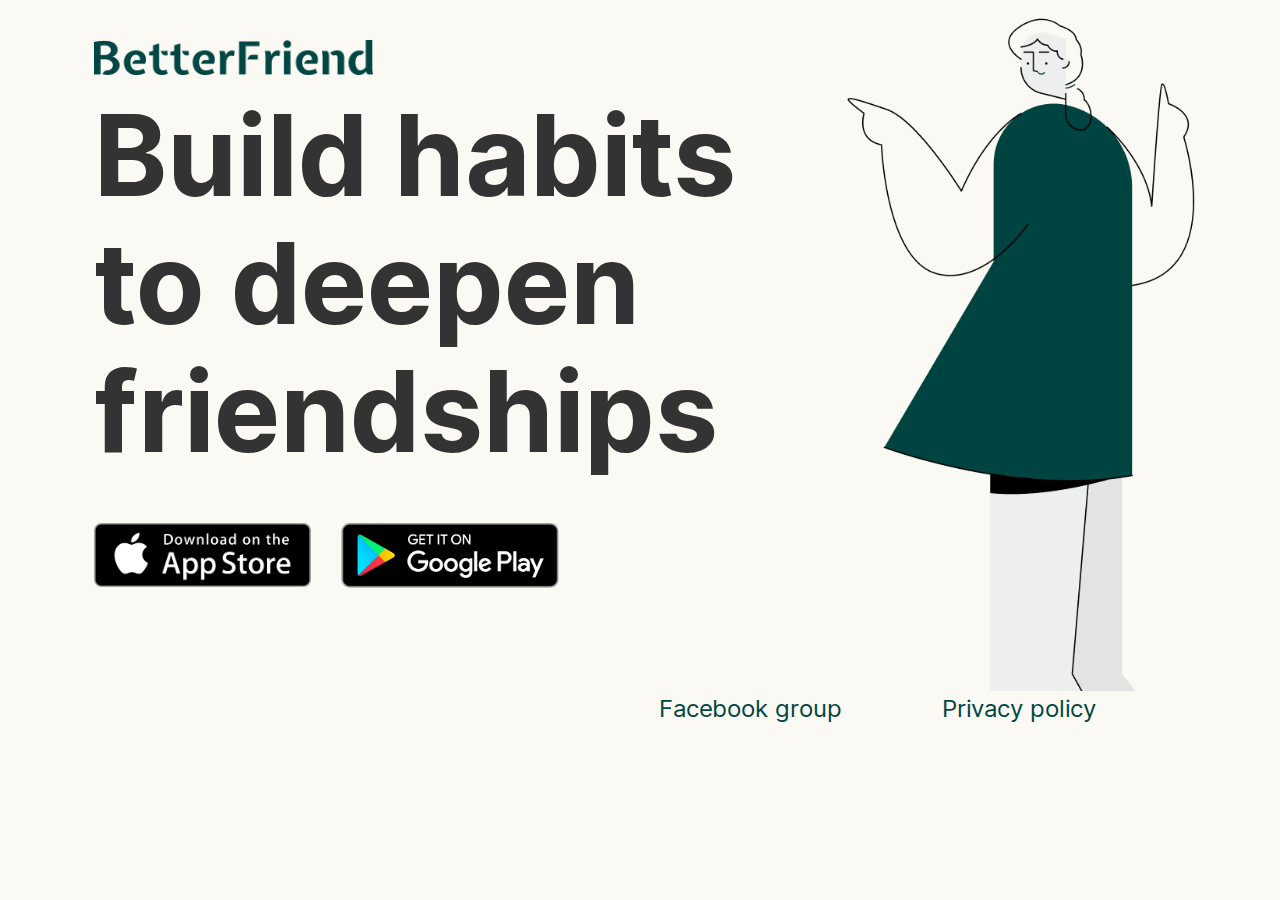
<file: index.html>
<!doctype html>
<html lang="en">

<head>
    <meta charset="utf-8">
    <link rel="icon" href="./images/favicon.ico">

    <title>BetterFriend</title>

    <script src="https://code.jquery.com/jquery-3.2.1.slim.min.js" integrity="sha384-KJ3o2DKtIkvYIK3UENzmM7KCkRr/rE9/Qpg6aAZGJwFDMVNA/GpGFF93hXpG5KkN" crossorigin="anonymous"></script>
    <script src="https://cdnjs.cloudflare.com/ajax/libs/popper.js/1.12.9/umd/popper.min.js" integrity="sha384-ApNbgh9B+Y1QKtv3Rn7W3mgPxhU9K/ScQsAP7hUibX39j7fakFPskvXusvfa0b4Q" crossorigin="anonymous"></script>
    <link rel="stylesheet" href="https://maxcdn.bootstrapcdn.com/bootstrap/4.0.0/css/bootstrap.min.css" integrity="sha384-Gn5384xqQ1aoWXA+058RXPxPg6fy4IWvTNh0E263XmFcJlSAwiGgFAW/dAiS6JXm" crossorigin="anonymous">
    <script src="https://maxcdn.bootstrapcdn.com/bootstrap/4.0.0/js/bootstrap.min.js" integrity="sha384-JZR6Spejh4U02d8jOt6vLEHfe/JQGiRRSQQxSfFWpi1MquVdAyjUar5+76PVCmYl" crossorigin="anonymous"></script>

    <!-- Custom styles for this template -->
    <link href="./fonts/inter.css" rel="stylesheet">
    <link href="./styles/styles.css" rel="stylesheet">

    <meta name="viewport" content="width=device-width, initial-scale=1, shrink-to-fit=no">
</head>

<body>
    <div class="container">
        <div class="row">
            <div class="col-sm-8 p-4">
                <div class="row mb-3 mt-3">
                    <div class="col-6 col-sm-5">
                        <img src="./images/logo.png" class="img-fluid">
                    </div>
                </div>
                <div class="slogan-text mb-5">Build habits<br>to deepen<br>friendships</div>
                <div class="row">
                    <div class="col-5 col-sm-4">
                        <a href="https://apps.apple.com/us/app/id1516114799"><img src="./images/app-store-badge.png" class="img-fluid"></a>
                    </div>
                    <div class="col-5 col-sm-4">
                        <a href="https://play.google.com/store/apps/details?id=com.betterfriend.betterfriend"><img src="./images/google-play-store-badge.png" class="img-fluid"></a>
                    </div>
                </div>
            </div>
            <div class="col-sm-4 float-right">
                <img src="./images/woman.png" class="img-fluid d-none d-sm-block mt-3">
            </div>
        </div>
        <div class="row pl-2">
            <div class="col-sm-6"></div>
            <div class="col-sm-3 footer-link-text">
                <a href="https://www.facebook.com/groups/betterfriendchallenges" class="footer-link-text">Facebook group</a>
            </div>
            <div class="col-sm-3">
                <a href="./privacy-policy.html" class="footer-link-text">Privacy policy</a>
            </div>
        </div>
    </div>
</body>

</html>
</file>
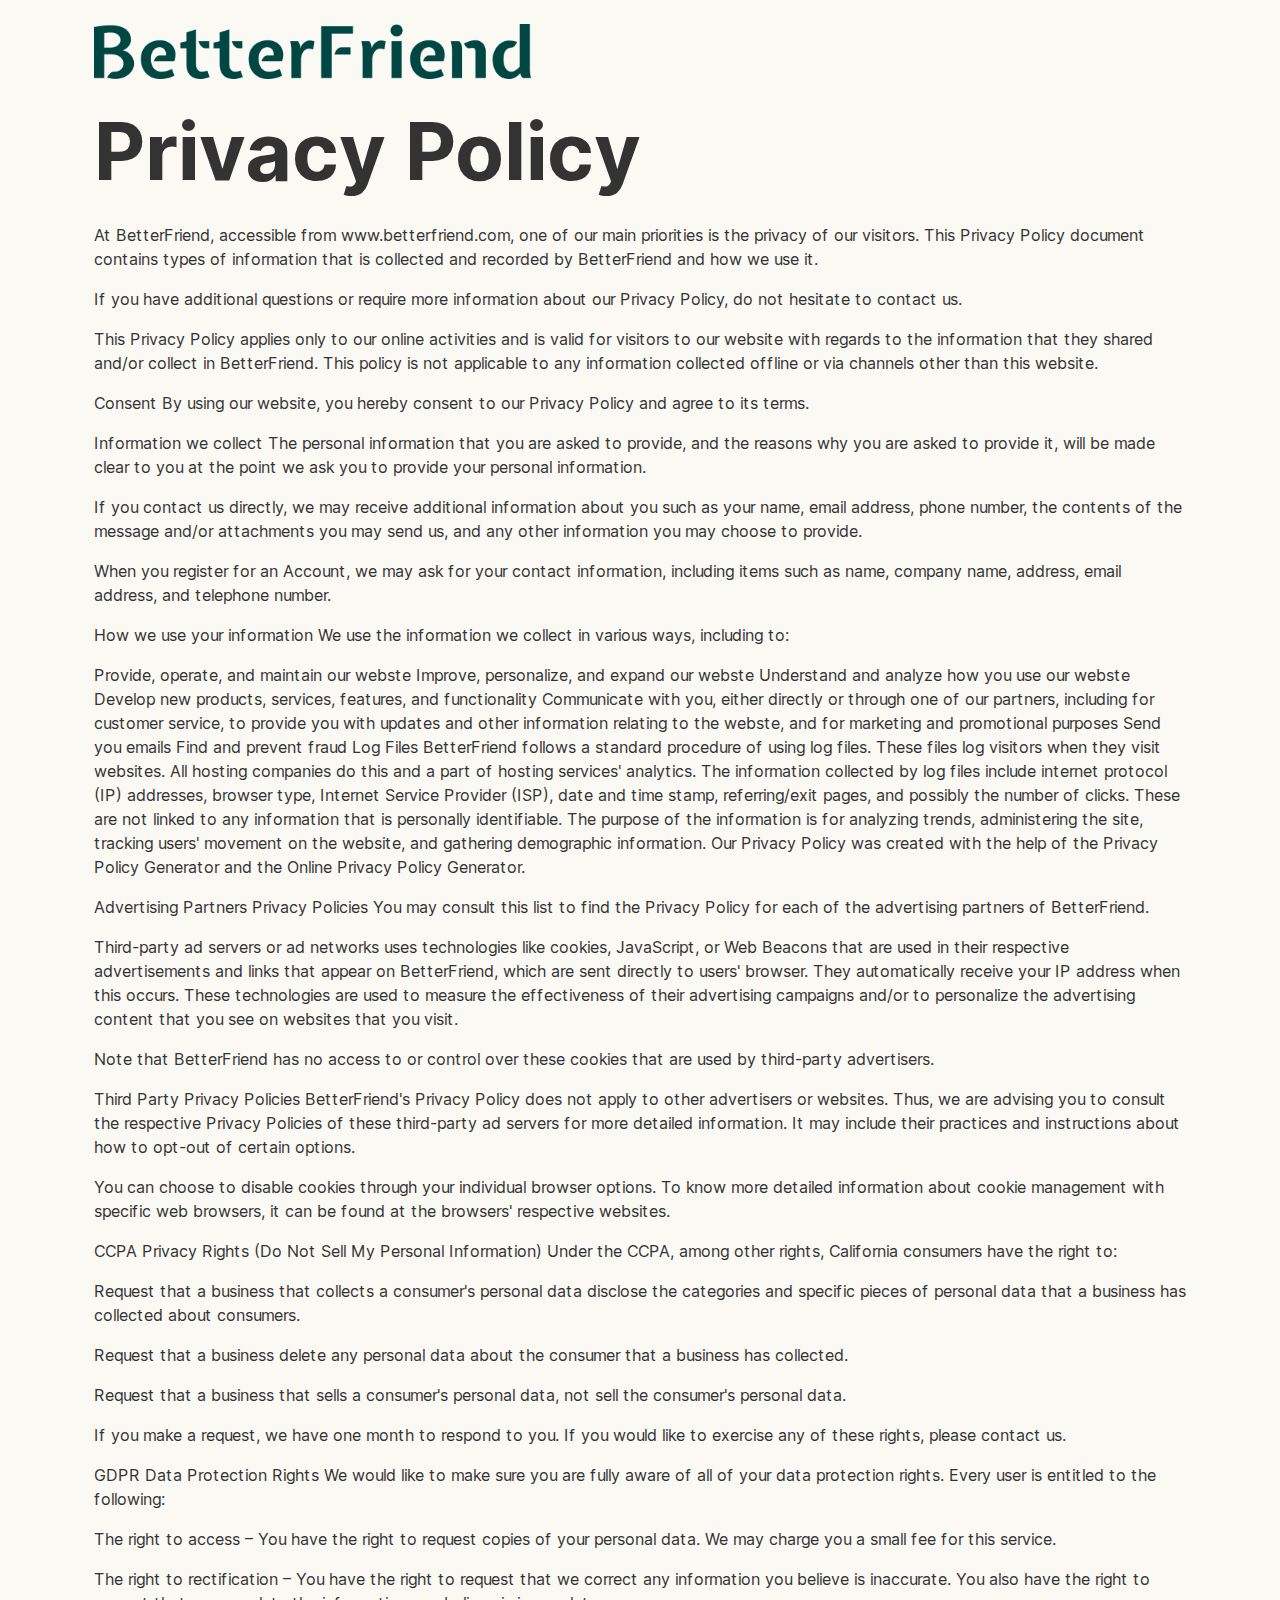
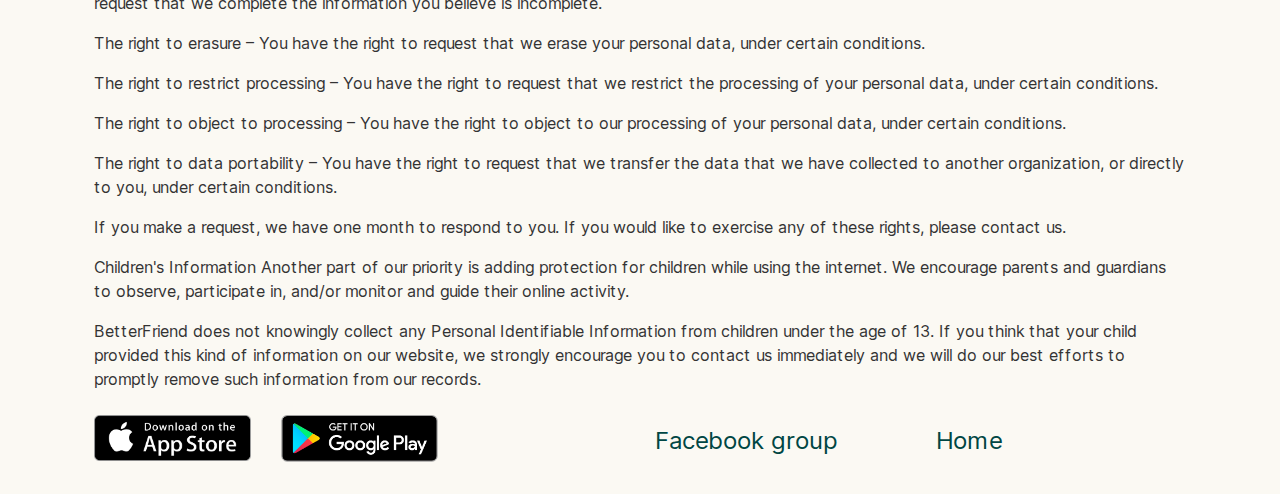
<file: privacy-policy.html>
<!doctype html>
<html lang="en">

<head>
    <meta charset="utf-8">
    <link rel="icon" href="./images/favicon.ico">

    <title>BetterFriend - Privacy Policy</title>

    <script src="https://code.jquery.com/jquery-3.2.1.slim.min.js" integrity="sha384-KJ3o2DKtIkvYIK3UENzmM7KCkRr/rE9/Qpg6aAZGJwFDMVNA/GpGFF93hXpG5KkN" crossorigin="anonymous"></script>
    <script src="https://cdnjs.cloudflare.com/ajax/libs/popper.js/1.12.9/umd/popper.min.js" integrity="sha384-ApNbgh9B+Y1QKtv3Rn7W3mgPxhU9K/ScQsAP7hUibX39j7fakFPskvXusvfa0b4Q" crossorigin="anonymous"></script>
    <link rel="stylesheet" href="https://maxcdn.bootstrapcdn.com/bootstrap/4.0.0/css/bootstrap.min.css" integrity="sha384-Gn5384xqQ1aoWXA+058RXPxPg6fy4IWvTNh0E263XmFcJlSAwiGgFAW/dAiS6JXm" crossorigin="anonymous">
    <script src="https://maxcdn.bootstrapcdn.com/bootstrap/4.0.0/js/bootstrap.min.js" integrity="sha384-JZR6Spejh4U02d8jOt6vLEHfe/JQGiRRSQQxSfFWpi1MquVdAyjUar5+76PVCmYl" crossorigin="anonymous"></script>

    <!-- Custom styles for this template -->
    <link href="./fonts/inter.css" rel="stylesheet">
    <link href="./styles/styles.css" rel="stylesheet">

    <meta name="viewport" content="width=device-width, initial-scale=1, shrink-to-fit=no">
</head>

<body>
    <div class="container p-4">

        <div class="row">
            <div class="col-5 pb-4">
                <img src="./images/logo.png" class="img-fluid">
            </div>
        </div>
        <div class="privacy-header-text display-2 mb-4">Privacy Policy</div>
        <div class="privacy-policy-text">
            <p>At BetterFriend, accessible from www.betterfriend.com, one of our main priorities is the privacy of our visitors. This Privacy Policy document contains types of information that is collected and recorded by BetterFriend and how we use it.</p>

            <p>If you have additional questions or require more information about our Privacy Policy, do not hesitate to contact us.</p>

            <p>This Privacy Policy applies only to our online activities and is valid for visitors to our website with regards to the information that they shared and/or collect in BetterFriend. This policy is not applicable to any information collected
                offline or via channels other than this website.</p>

            <p>Consent By using our website, you hereby consent to our Privacy Policy and agree to its terms.</p>

            <p>Information we collect The personal information that you are asked to provide, and the reasons why you are asked to provide it, will be made clear to you at the point we ask you to provide your personal information.</p>

            <p>If you contact us directly, we may receive additional information about you such as your name, email address, phone number, the contents of the message and/or attachments you may send us, and any other information you may choose to provide.</p>

            <p>When you register for an Account, we may ask for your contact information, including items such as name, company name, address, email address, and telephone number.</p>

            <p>How we use your information We use the information we collect in various ways, including to:</p>

            <p>Provide, operate, and maintain our webste Improve, personalize, and expand our webste Understand and analyze how you use our webste Develop new products, services, features, and functionality Communicate with you, either directly or through
                one of our partners, including for customer service, to provide you with updates and other information relating to the webste, and for marketing and promotional purposes Send you emails Find and prevent fraud Log Files BetterFriend follows
                a standard procedure of using log files. These files log visitors when they visit websites. All hosting companies do this and a part of hosting services' analytics. The information collected by log files include internet protocol (IP)
                addresses, browser type, Internet Service Provider (ISP), date and time stamp, referring/exit pages, and possibly the number of clicks. These are not linked to any information that is personally identifiable. The purpose of the information
                is for analyzing trends, administering the site, tracking users' movement on the website, and gathering demographic information. Our Privacy Policy was created with the help of the Privacy Policy Generator and the Online Privacy Policy
                Generator.</p>

            <p>Advertising Partners Privacy Policies You may consult this list to find the Privacy Policy for each of the advertising partners of BetterFriend.</p>

            <p>Third-party ad servers or ad networks uses technologies like cookies, JavaScript, or Web Beacons that are used in their respective advertisements and links that appear on BetterFriend, which are sent directly to users' browser. They automatically
                receive your IP address when this occurs. These technologies are used to measure the effectiveness of their advertising campaigns and/or to personalize the advertising content that you see on websites that you visit.</p>

            <p>Note that BetterFriend has no access to or control over these cookies that are used by third-party advertisers.</p>

            <p>Third Party Privacy Policies BetterFriend's Privacy Policy does not apply to other advertisers or websites. Thus, we are advising you to consult the respective Privacy Policies of these third-party ad servers for more detailed information.
                It may include their practices and instructions about how to opt-out of certain options.</p>

            <p>You can choose to disable cookies through your individual browser options. To know more detailed information about cookie management with specific web browsers, it can be found at the browsers' respective websites.</p>

            <p>CCPA Privacy Rights (Do Not Sell My Personal Information) Under the CCPA, among other rights, California consumers have the right to:</p>

            <p>Request that a business that collects a consumer's personal data disclose the categories and specific pieces of personal data that a business has collected about consumers.</p>

            <p>Request that a business delete any personal data about the consumer that a business has collected.</p>

            <p>Request that a business that sells a consumer's personal data, not sell the consumer's personal data.</p>

            <p>If you make a request, we have one month to respond to you. If you would like to exercise any of these rights, please contact us.</p>

            <p>GDPR Data Protection Rights We would like to make sure you are fully aware of all of your data protection rights. Every user is entitled to the following:</p>

            <p>The right to access &ndash; You have the right to request copies of your personal data. We may charge you a small fee for this service.</p>

            <p>The right to rectification &ndash; You have the right to request that we correct any information you believe is inaccurate. You also have the right to request that we complete the information you believe is incomplete.</p>

            <p>The right to erasure &ndash; You have the right to request that we erase your personal data, under certain conditions.</p>

            <p>The right to restrict processing &ndash; You have the right to request that we restrict the processing of your personal data, under certain conditions.</p>

            <p>The right to object to processing &ndash; You have the right to object to our processing of your personal data, under certain conditions.</p>

            <p>The right to data portability &ndash; You have the right to request that we transfer the data that we have collected to another organization, or directly to you, under certain conditions.</p>

            <p>If you make a request, we have one month to respond to you. If you would like to exercise any of these rights, please contact us.</p>

            <p>Children's Information Another part of our priority is adding protection for children while using the internet. We encourage parents and guardians to observe, participate in, and/or monitor and guide their online activity.</p>

            <p>BetterFriend does not knowingly collect any Personal Identifiable Information from children under the age of 13. If you think that your child provided this kind of information on our website, we strongly encourage you to contact us immediately
                and we will do our best efforts to promptly remove such information from our records.</p>
        </div>
        <div class="row mt-4">
            <div class="col-sm-6 mb-2">
                <div class="row">
                    <div class="col-6 col-sm-4">
                        <a href="https://apps.apple.com/us/app/id1516114799"><img src="./images/app-store-badge.png" class="img-fluid"></a>
                    </div>
                    <div class="col-6 col-sm-4">
                        <a href="https://play.google.com/store/apps/details?id=com.betterfriend.betterfriend"><img src="./images/google-play-store-badge.png" class="img-fluid"></a>
                    </div>
                </div>
            </div>
            <div class="col-sm-6">
                <div class="row pt-2">
                    <div class="col-sm-6 footer-link-text">
                        <a href="https://www.facebook.com/groups/betterfriendchallenges" class="footer-link-text">Facebook group</a>
                    </div>
                    <div class="col-sm-6">
                        <a href="/" class="footer-link-text">Home</a>
                    </div>
                </div>
            </div>
        </div>
    </div>
</body>

</html>
</file>
<file: fonts/inter.css>
@font-face {
  font-family: 'Inter';
  font-style:  normal;
  font-weight: 100;
  font-display: swap;
  src: url("Inter-Thin.woff2?v=3.15") format("woff2"),
       url("Inter-Thin.woff?v=3.15") format("woff");
}
@font-face {
  font-family: 'Inter';
  font-style:  italic;
  font-weight: 100;
  font-display: swap;
  src: url("Inter-ThinItalic.woff2?v=3.15") format("woff2"),
       url("Inter-ThinItalic.woff?v=3.15") format("woff");
}

@font-face {
  font-family: 'Inter';
  font-style:  normal;
  font-weight: 200;
  font-display: swap;
  src: url("Inter-ExtraLight.woff2?v=3.15") format("woff2"),
       url("Inter-ExtraLight.woff?v=3.15") format("woff");
}
@font-face {
  font-family: 'Inter';
  font-style:  italic;
  font-weight: 200;
  font-display: swap;
  src: url("Inter-ExtraLightItalic.woff2?v=3.15") format("woff2"),
       url("Inter-ExtraLightItalic.woff?v=3.15") format("woff");
}

@font-face {
  font-family: 'Inter';
  font-style:  normal;
  font-weight: 300;
  font-display: swap;
  src: url("Inter-Light.woff2?v=3.15") format("woff2"),
       url("Inter-Light.woff?v=3.15") format("woff");
}
@font-face {
  font-family: 'Inter';
  font-style:  italic;
  font-weight: 300;
  font-display: swap;
  src: url("Inter-LightItalic.woff2?v=3.15") format("woff2"),
       url("Inter-LightItalic.woff?v=3.15") format("woff");
}

@font-face {
  font-family: 'Inter';
  font-style:  normal;
  font-weight: 400;
  font-display: swap;
  src: url("Inter-Regular.woff2?v=3.15") format("woff2"),
       url("Inter-Regular.woff?v=3.15") format("woff");
}
@font-face {
  font-family: 'Inter';
  font-style:  italic;
  font-weight: 400;
  font-display: swap;
  src: url("Inter-Italic.woff2?v=3.15") format("woff2"),
       url("Inter-Italic.woff?v=3.15") format("woff");
}

@font-face {
  font-family: 'Inter';
  font-style:  normal;
  font-weight: 500;
  font-display: swap;
  src: url("Inter-Medium.woff2?v=3.15") format("woff2"),
       url("Inter-Medium.woff?v=3.15") format("woff");
}
@font-face {
  font-family: 'Inter';
  font-style:  italic;
  font-weight: 500;
  font-display: swap;
  src: url("Inter-MediumItalic.woff2?v=3.15") format("woff2"),
       url("Inter-MediumItalic.woff?v=3.15") format("woff");
}

@font-face {
  font-family: 'Inter';
  font-style:  normal;
  font-weight: 600;
  font-display: swap;
  src: url("Inter-SemiBold.woff2?v=3.15") format("woff2"),
       url("Inter-SemiBold.woff?v=3.15") format("woff");
}
@font-face {
  font-family: 'Inter';
  font-style:  italic;
  font-weight: 600;
  font-display: swap;
  src: url("Inter-SemiBoldItalic.woff2?v=3.15") format("woff2"),
       url("Inter-SemiBoldItalic.woff?v=3.15") format("woff");
}

@font-face {
  font-family: 'Inter';
  font-style:  normal;
  font-weight: 700;
  font-display: swap;
  src: url("Inter-Bold.woff2?v=3.15") format("woff2"),
       url("Inter-Bold.woff?v=3.15") format("woff");
}
@font-face {
  font-family: 'Inter';
  font-style:  italic;
  font-weight: 700;
  font-display: swap;
  src: url("Inter-BoldItalic.woff2?v=3.15") format("woff2"),
       url("Inter-BoldItalic.woff?v=3.15") format("woff");
}

@font-face {
  font-family: 'Inter';
  font-style:  normal;
  font-weight: 800;
  font-display: swap;
  src: url("Inter-ExtraBold.woff2?v=3.15") format("woff2"),
       url("Inter-ExtraBold.woff?v=3.15") format("woff");
}
@font-face {
  font-family: 'Inter';
  font-style:  italic;
  font-weight: 800;
  font-display: swap;
  src: url("Inter-ExtraBoldItalic.woff2?v=3.15") format("woff2"),
       url("Inter-ExtraBoldItalic.woff?v=3.15") format("woff");
}

@font-face {
  font-family: 'Inter';
  font-style:  normal;
  font-weight: 900;
  font-display: swap;
  src: url("Inter-Black.woff2?v=3.15") format("woff2"),
       url("Inter-Black.woff?v=3.15") format("woff");
}
@font-face {
  font-family: 'Inter';
  font-style:  italic;
  font-weight: 900;
  font-display: swap;
  src: url("Inter-BlackItalic.woff2?v=3.15") format("woff2"),
       url("Inter-BlackItalic.woff?v=3.15") format("woff");
}

/* -------------------------------------------------------
Variable font.
Usage:

  html { font-family: 'Inter', sans-serif; }
  @supports (font-variation-settings: normal) {
    html { font-family: 'Inter var', sans-serif; }
  }
*/
@font-face {
  font-family: 'Inter var';
  font-weight: 100 900;
  font-display: swap;
  font-style: normal;
  font-named-instance: 'Regular';
  src: url("Inter-roman.var.woff2?v=3.15") format("woff2");
}
@font-face {
  font-family: 'Inter var';
  font-weight: 100 900;
  font-display: swap;
  font-style: italic;
  font-named-instance: 'Italic';
  src: url("Inter-italic.var.woff2?v=3.15") format("woff2");
}


/* --------------------------------------------------------------------------
[EXPERIMENTAL] Multi-axis, single variable font.

Slant axis is not yet widely supported (as of February 2019) and thus this
multi-axis single variable font is opt-in rather than the default.

When using this, you will probably need to set font-variation-settings
explicitly, e.g.

  * { font-variation-settings: "slnt" 0deg }
  .italic { font-variation-settings: "slnt" 10deg }

*/
@font-face {
  font-family: 'Inter var experimental';
  font-weight: 100 900;
  font-display: swap;
  font-style: oblique 0deg 10deg;
  src: url("Inter.var.woff2?v=3.15") format("woff2");
}
</file>
<file: styles/styles.css>
.img-fluid {
  max-width: 100%;
  height: auto
}

body {
  font-family: Inter;
  background-color:#FBF9F3;
}

a:hover {
  text-decoration: underline;
  color: inherit;
}

.slogan-text {
  font-size:2.7rem;
  font-weight: bold;
  color: #333333;
  line-height: 3rem;
}

.footer-link-text {
  color: #004643;
  font-size: 0.7rem;
}

.privacy-header-text {
  font-size:2.5rem;
  font-weight: bold;
  color: #333333;
}

.privacy-policy-text {
  font-family: inherit;
  font-size:1rem;
  color: #333333;
}

@media (min-width: 576px) {
  .slogan-text {
    font-size:3.2rem;
    font-weight: bold;
    color: #333333;
    line-height: 4rem;
  }

  .footer-link-text {
    color: #004643;
    font-size: 0.8rem;
  }

  .privacy-header-text {
    font-size:2.5rem;
    font-weight: bold;
    color: #333333;
  }
}
@media (min-width: 768px) {
  .slogan-text {
    font-size:4.5rem;
    font-weight: bold;
    color: #333333;
    line-height: 5.5rem;
  }

  .footer-link-text {
    color: #004643;
    font-size: 1rem;
  }

  .privacy-header-text {
    font-size:3.5rem;
    font-weight: bold;
    color: #333333;
  }
}
@media (min-width: 992px) {
  .slogan-text {
    font-size:6rem;
    font-weight: bold;
    color: #333333;
    line-height: 7rem;
  }

  .footer-link-text {
    color: #004643;
    font-size: 1.2rem;
  }

  .privacy-header-text {
    font-size:4rem;
    font-weight: bold;
    color: #333333;
  }
}
@media (min-width: 1200px) {
  .slogan-text {
    font-size:7rem;
    font-weight: bold;
    color: #333333;
    line-height: 8rem;
  }

  .footer-link-text {
    color: #004643;
    font-size: 1.5rem;
  }

  .privacy-header-text {
    font-size:5rem;
    font-weight: bold;
    color: #333333;
  }
}
</file>
